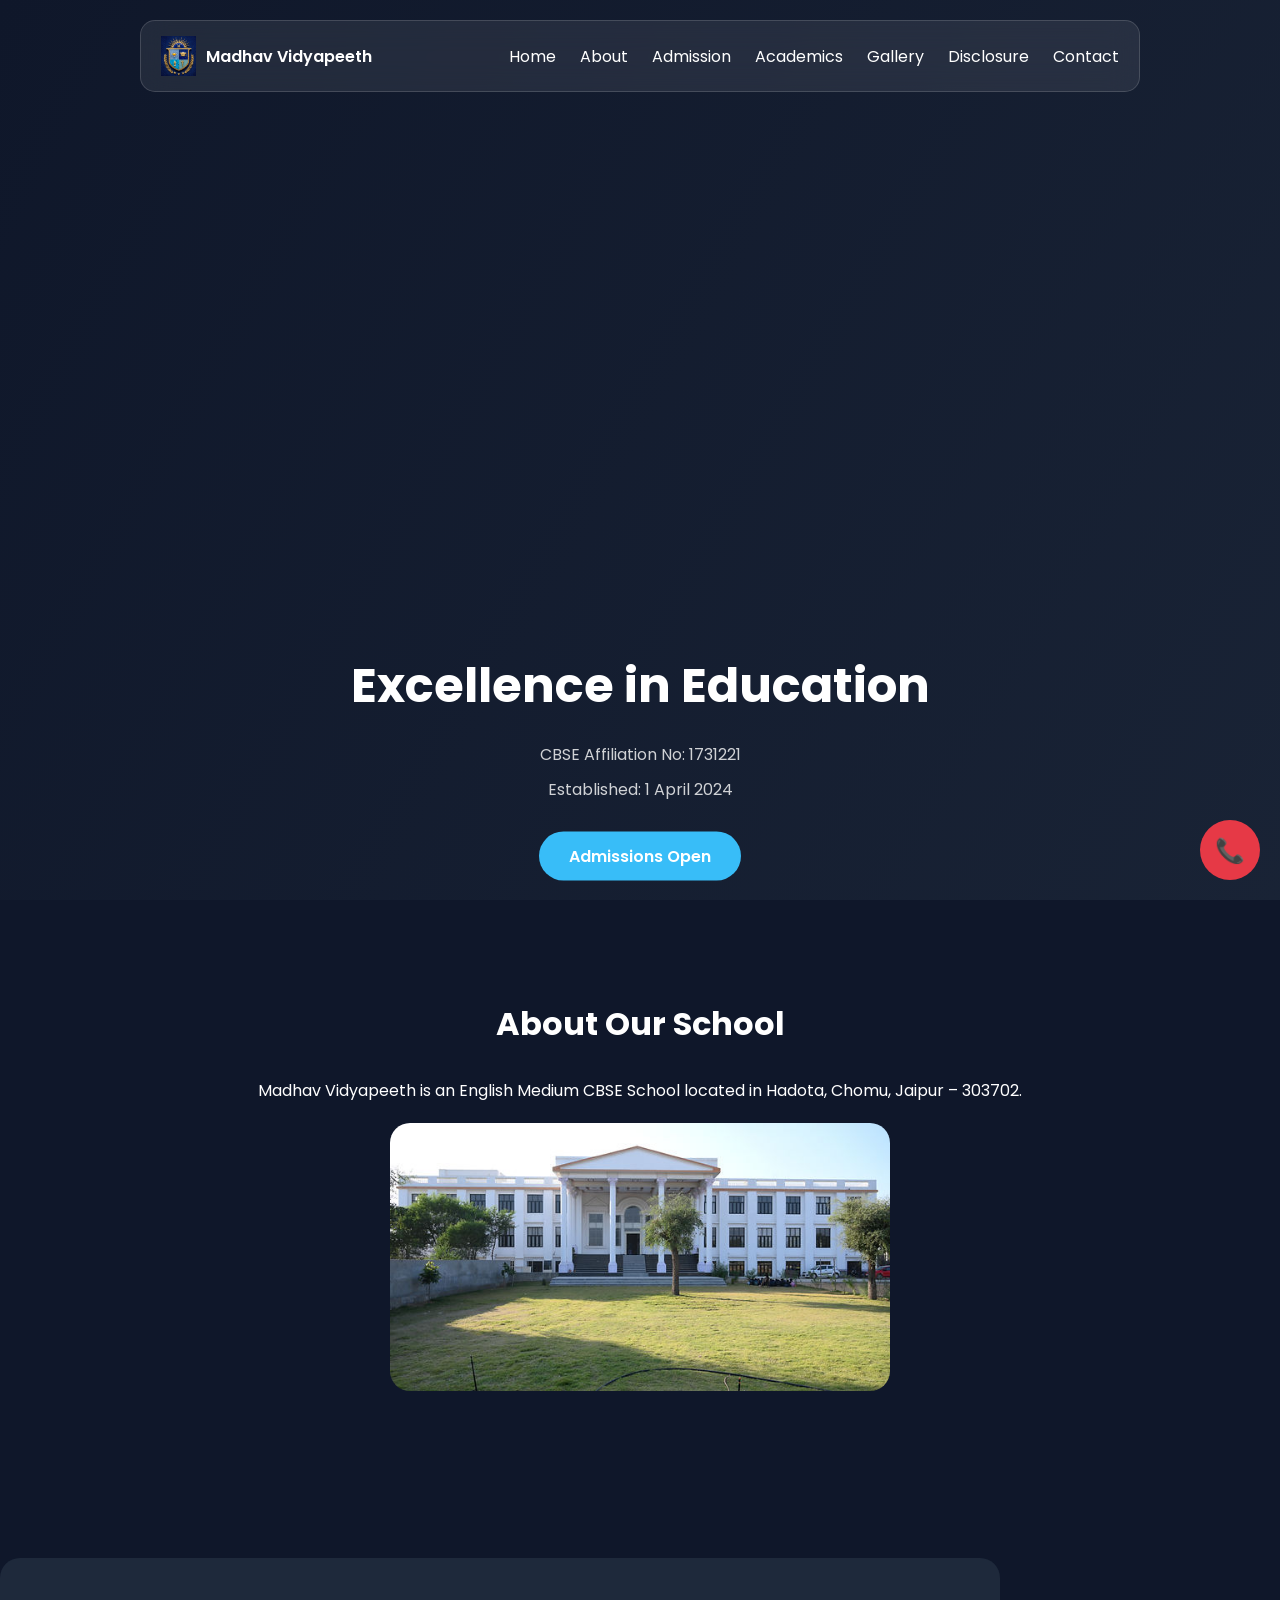
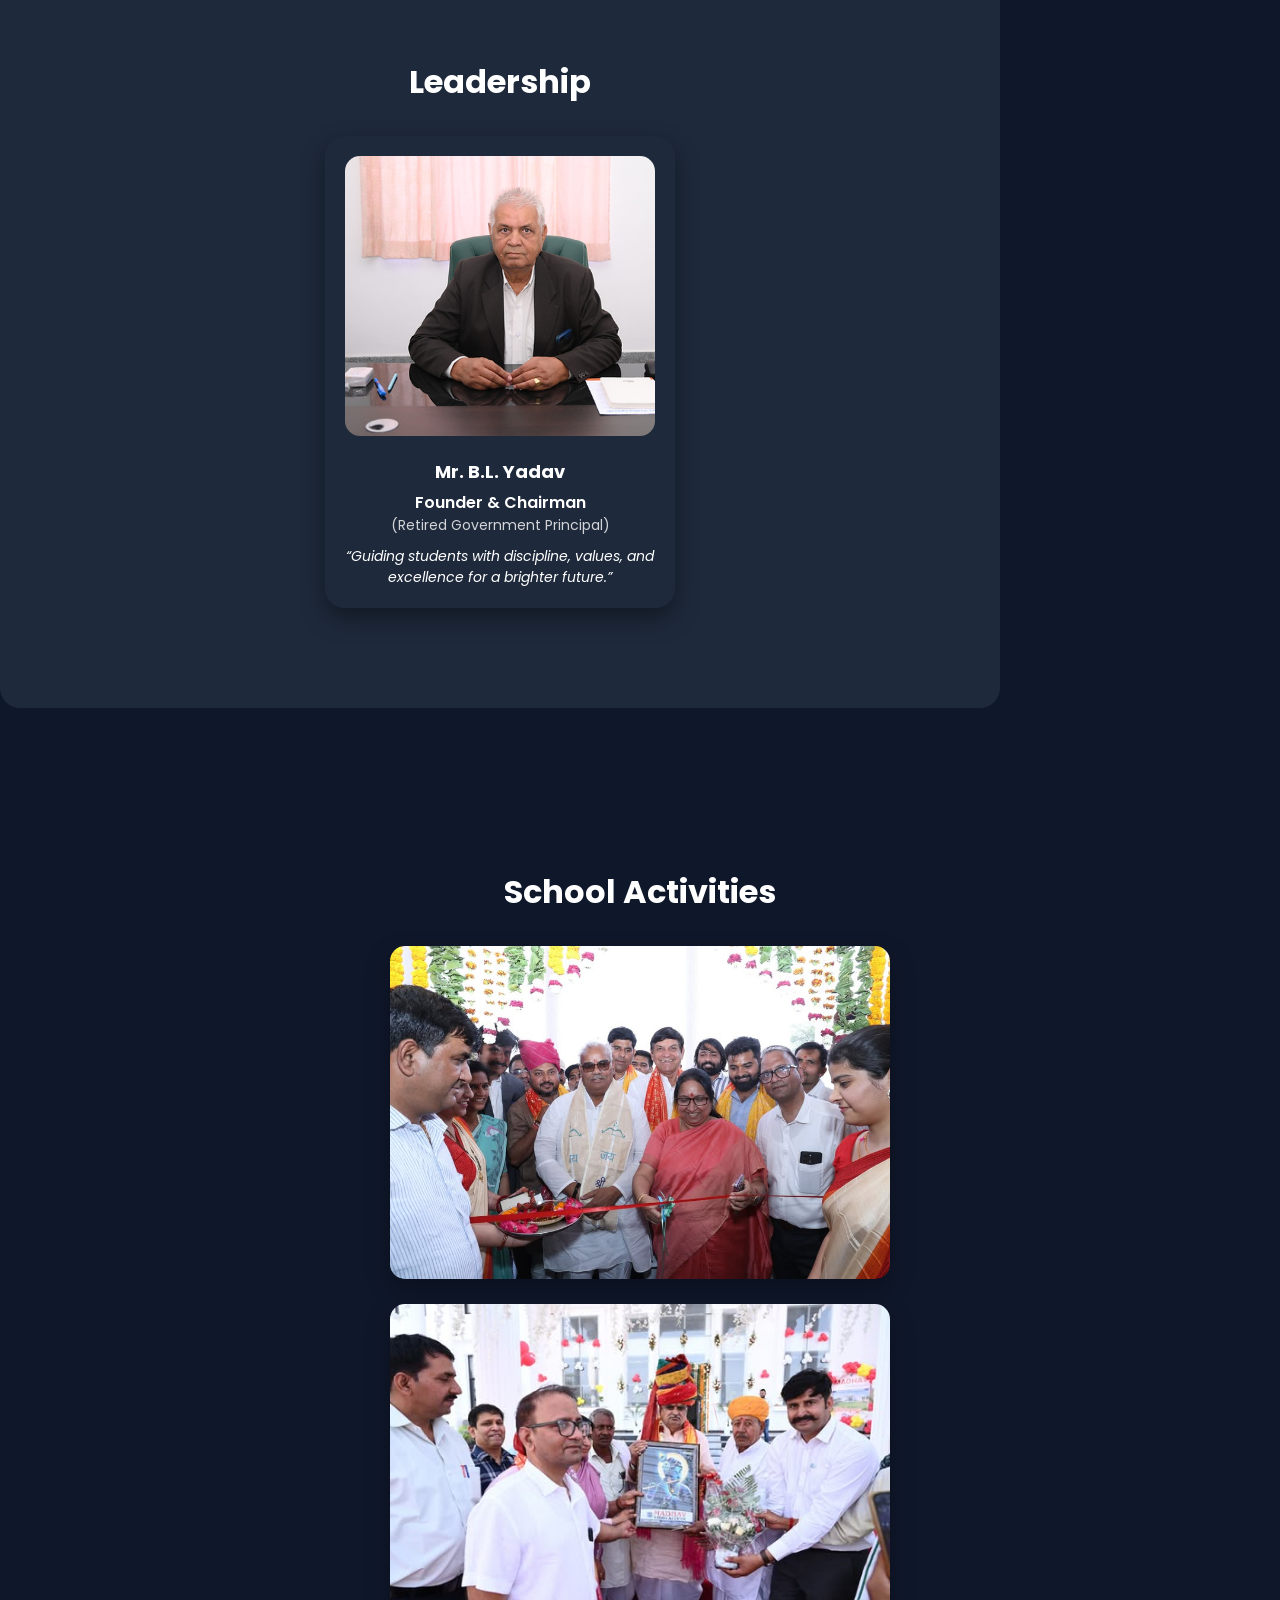
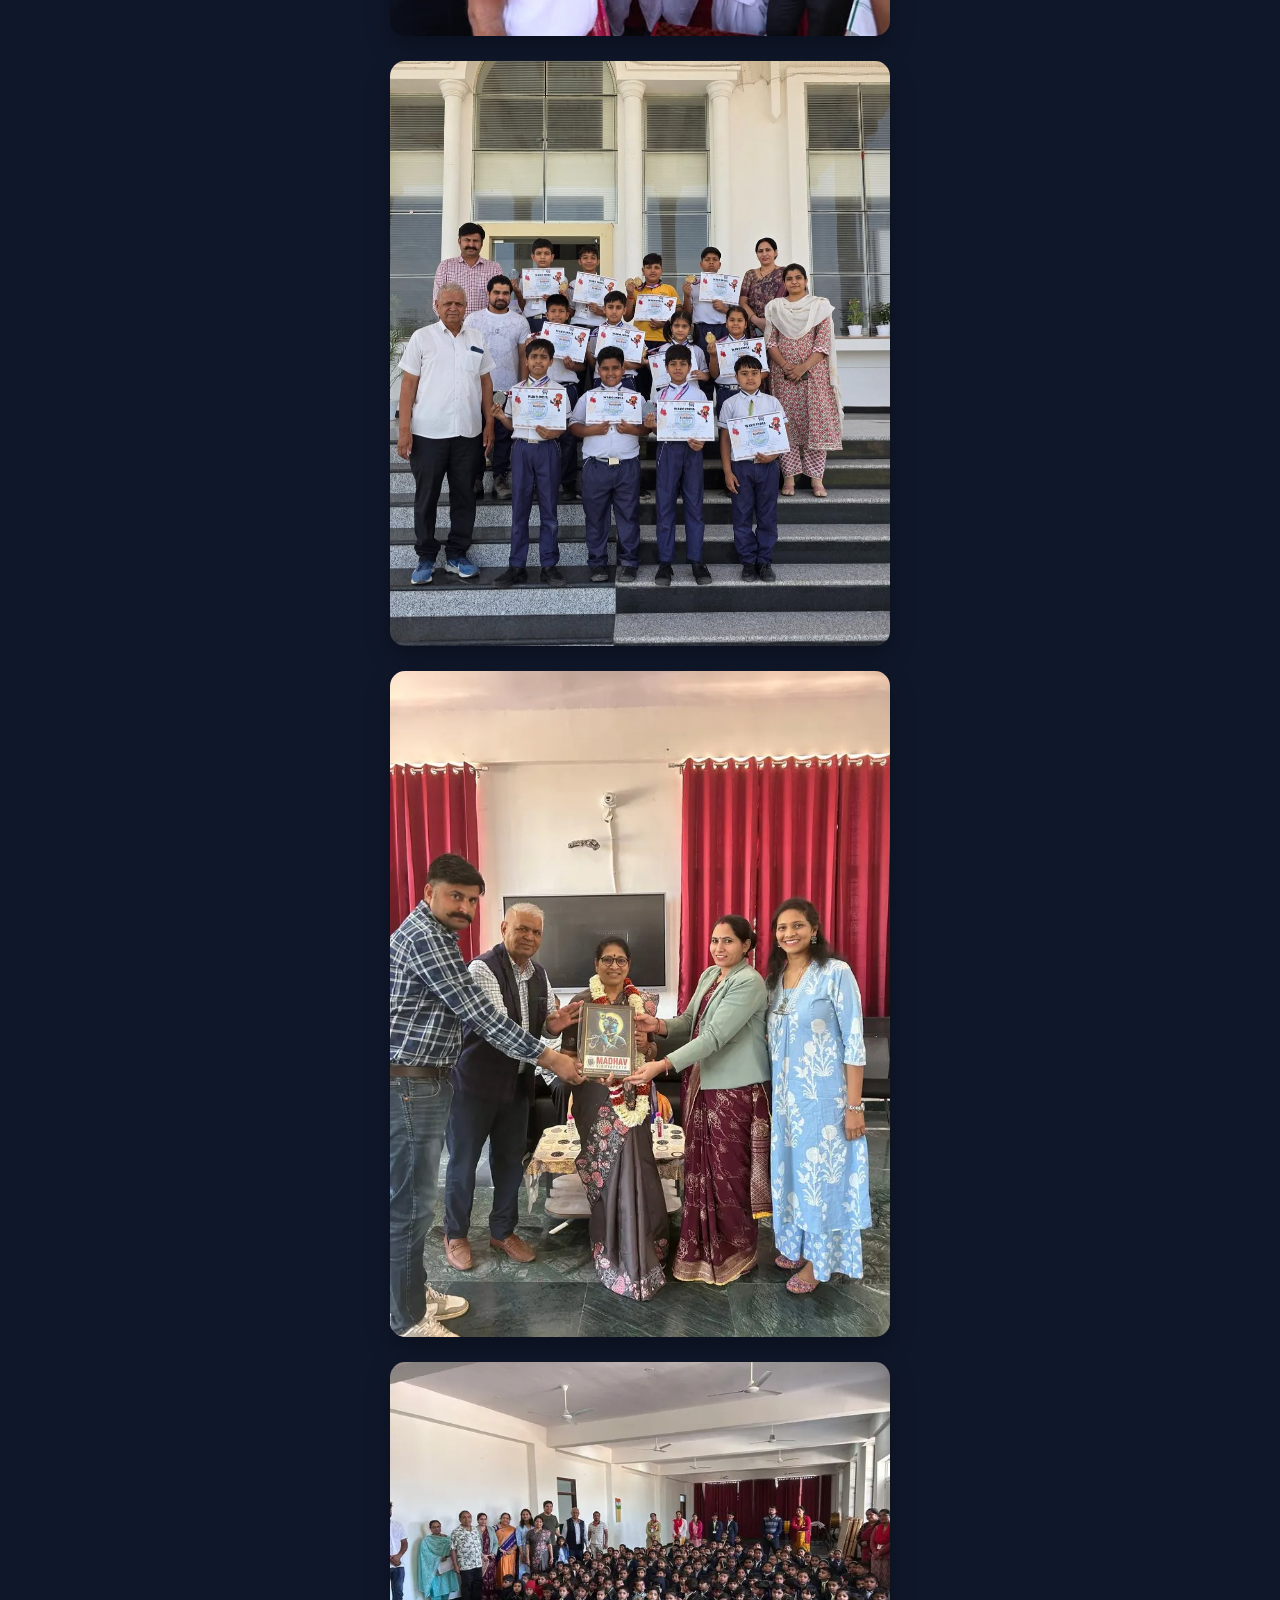
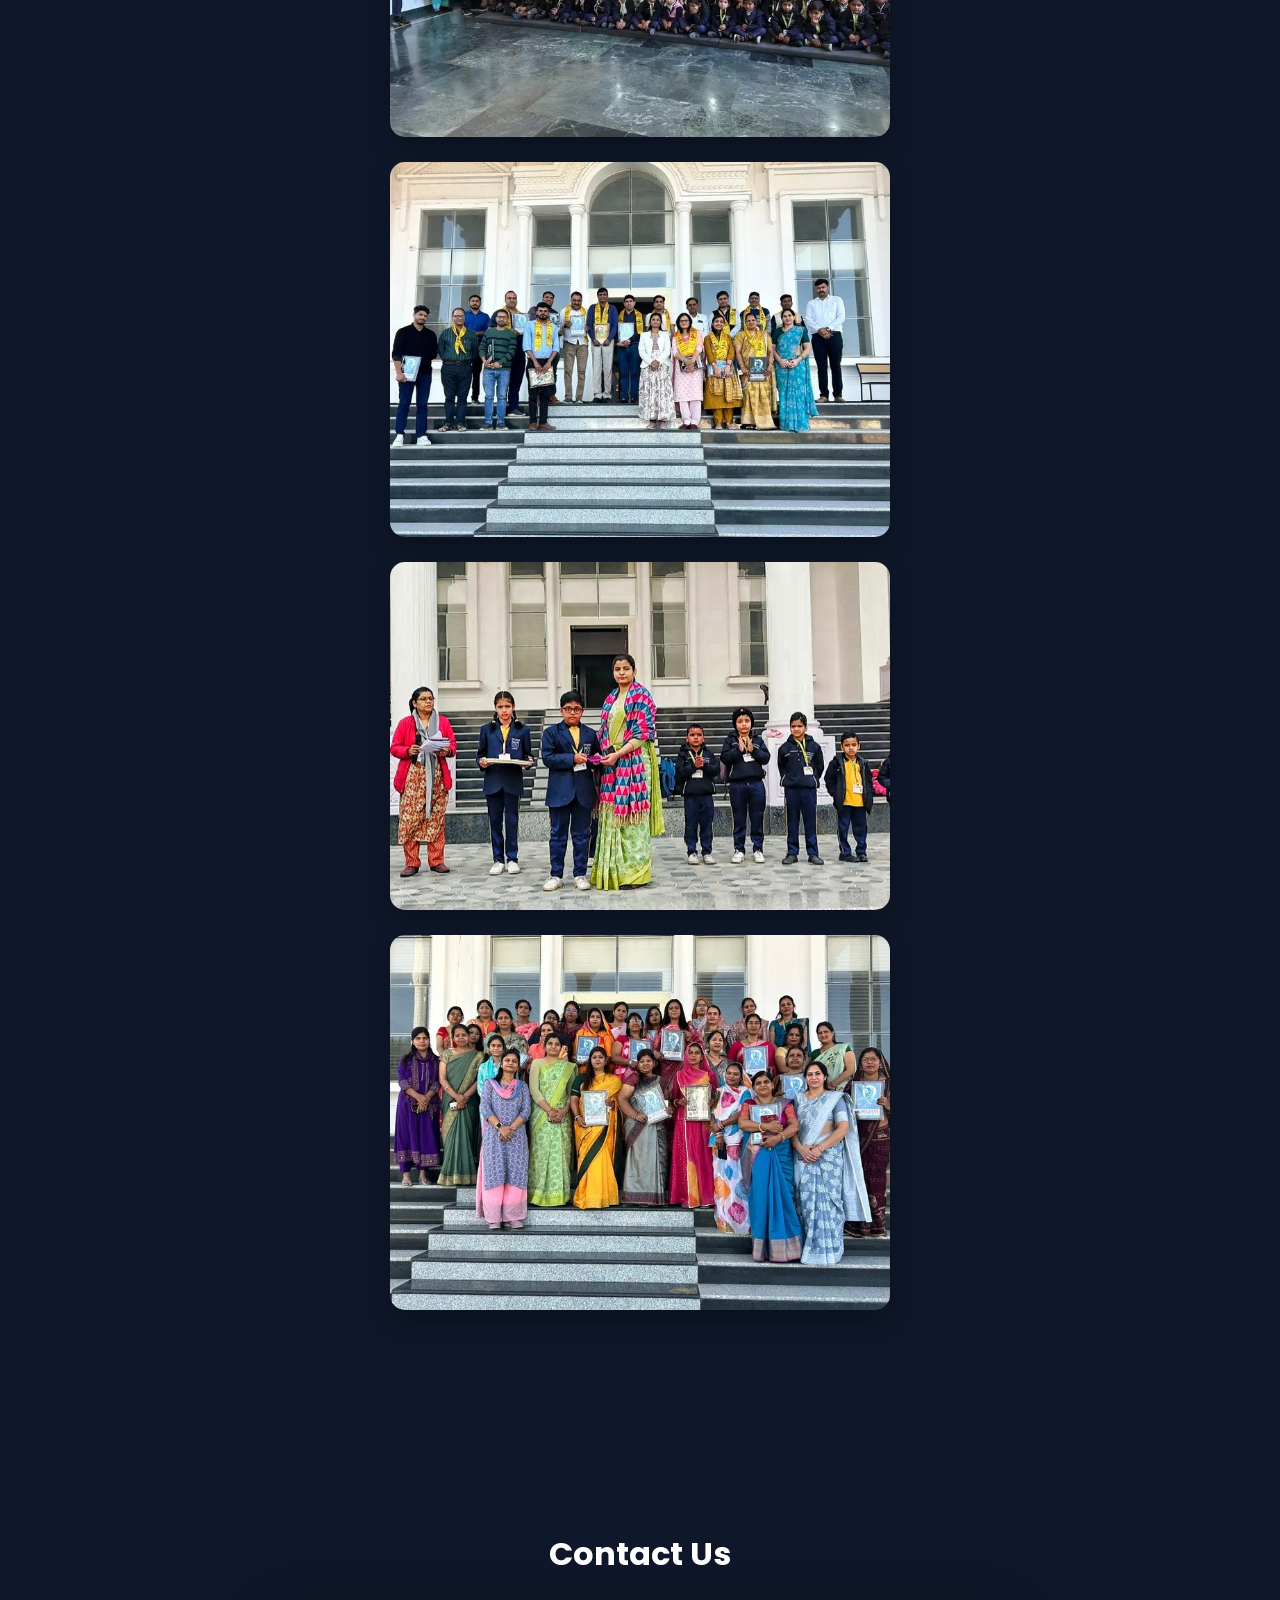
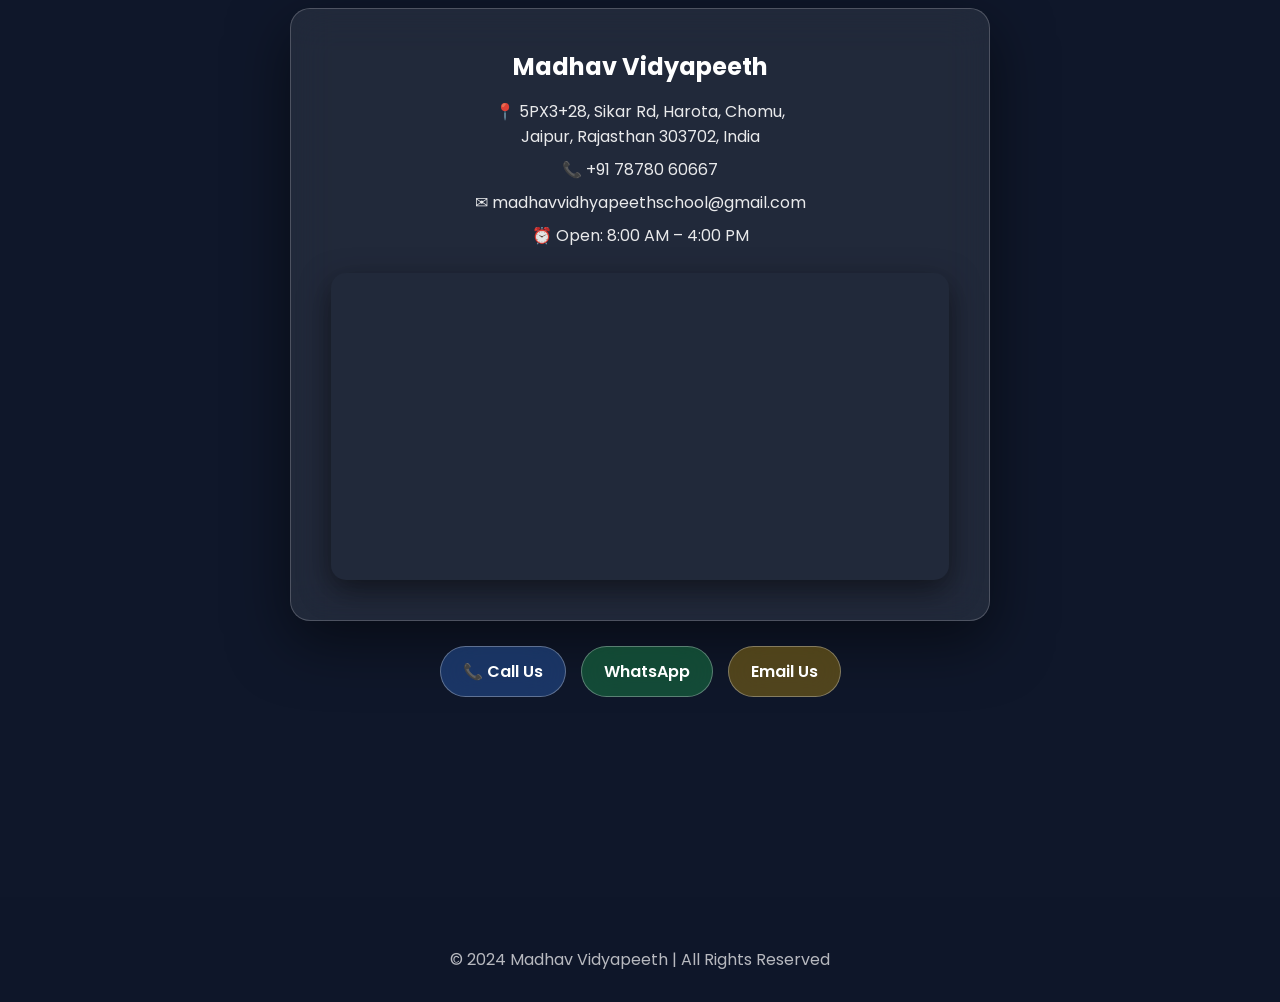
<file: index.html>
<!DOCTYPE html>
<html lang="en">

<head>
<meta charset="UTF-8">
<meta name="viewport" content="width=device-width, initial-scale=1.0">

<meta name="google-site-verification" content="hVc0s6OAK-CXYpEXoYTe5jgxIYupk3dPsjPDaU1yS2w" />

<title>Madhav Vidyapeeth - CBSE School in Chomu Jaipur</title>
<link rel="icon" type="image/png" href="assets/favicon.png">
<meta name="description" content="Madhav Vidyapeeth is a CBSE School in Chomu Jaipur Rajasthan offering quality education from Nursery to VIII.">

<meta name="keywords" content="Madhav Vidyapeeth, CBSE School Chomu, School in Harota, Best School in Chomu Jaipur">

<meta name="author" content="Madhav Vidyapeeth">
<link href="https://fonts.googleapis.com/css2?family=Poppins:wght@300;400;600;700&display=swap" rel="stylesheet">

<link rel="stylesheet" href="style.css">
<meta name="robots" content="noindex, nofollow">
</head>
  
<body>

<!-- Gradient Background -->
<div class="gradient-bg"></div>

<!-- Navbar -->
<nav class="navbar glass">

<div class="logo">
<img src="assets/logo.png" alt="School Logo">
<span>Madhav Vidyapeeth</span>
</div>

<div class="nav-links">

<a href="index.html">Home</a>
<a href="about.html">About</a>
<a href="admission.html">Admission</a>
<a href="academics.html">Academics</a>
<a href="gallery.html">Gallery</a>
<a href="disclosure.html">Disclosure</a>
<a href="contact.html">Contact</a>

</div>

</nav>

<!-- Hero Section -->

<section class="hero">

<video autoplay muted loop playsinline class="hero-bg-video">
<source src="assets/drone.mp4" type="video/mp4">
</video>

<div class="hero-overlay">

<h1>Excellence in Education</h1>

<p>CBSE Affiliation No: 1731221</p>

<p>Established: 1 April 2024</p>

<a href="#contact" class="btn">Admissions Open</a>

</div>

</section>

<!-- About Section -->

<section id="about" class="section">

<h2>About Our School</h2>

<p>
Madhav Vidyapeeth is an English Medium CBSE School located in
Hadota, Chomu, Jaipur – 303702.
</p>

<img src="assets/school.jpg" class="section-img">

</section>

<!-- Director Section -->

<section id="director" class="section light">

<h2>Leadership</h2>

<div class="leader-card">

<img src="assets/director.jpg" alt="Mr. B.L. Yadav">

<h3>Mr. B.L. Yadav</h3>

<p class="role">Founder & Chairman</p>

<p class="sub-role">(Retired Government Principal)</p>

<p class="vision">
“Guiding students with discipline, values, and excellence for a brighter future.”
</p>

</div>

</section>

<!-- Gallery Section -->

<section id="gallery" class="section">

<h2>School Activities</h2>

<div class="gallery-grid">

<img src="./assets/event1.jpg" alt="Event 1">

<img src="./assets/event2.jpg" alt="Event 2">

<img src="./assets/achievement.jpg" alt="Achievement">
  
<img src="./assets/event3.jpg" alt="School Activity">
  
<img src="./assets/event4.jpg" alt="School Activity">
  
<img src="./assets/event5.jpg" alt="School Activity">
  
<img src="./assets/event6.jpg" alt="School Activity">
  
<img src="./assets/event7.jpg" alt="School Activity">
  
</div>

</section>

<!-- Contact Section -->

<section id="contact" class="contact-section">

<h2 class="contact-title">Contact Us</h2>

<div class="contact-card">

<h3>Madhav Vidyapeeth</h3>

<p>
📍 5PX3+28, Sikar Rd, Harota, Chomu,<br>
Jaipur, Rajasthan 303702, India
</p>

<p>📞 +91 78780 60667</p>

<p>✉ madhavvidhyapeethschool@gmail.com</p>

<p>⏰ Open: 8:00 AM – 4:00 PM</p>

<div class="map-container">

<a href="https://maps.app.goo.gl/bBVPJJXt6JwgnkrG7" target="_blank">

<iframe
src="https://www.google.com/maps?q=Madhav%20Vidyapeeth%20Chomu%20Jaipur&output=embed"
width="100%"
height="300"
style="border:0;"
loading="lazy">
</iframe>

</a>

</div>

</div>

<div class="contact-buttons">

<a href="tel:+917878060667" class="contact-btn call-btn">📞 Call Us</a>

<a href="https://wa.me/917878060667" target="_blank" class="contact-btn whatsapp-btn">
WhatsApp
</a>

<a href="mailto:madhavvidhyapeethschool@gmail.com" class="contact-btn email-btn">
Email Us
</a>

</div>

</div>

</section>

<!-- Floating Contact Button -->

<div class="floating-contact">

<div class="contact-toggle" onclick="toggleContact()">
📞
</div>

<div class="contact-options" id="contactOptions">

<a href="https://wa.me/917878060667" target="_blank">WhatsApp</a>

<a href="https://www.instagram.com/madhav.vidhyapeeth" target="_blank">Instagram</a>

<a href="https://www.facebook.com/profile.php?id=6156618945373" target="_blank">Facebook</a>

<a href="tel:+917878060667">Call</a>

</div>

</div>

<!-- Footer -->

<footer class="footer">

<p style="margin-top:20px;text-align:center;">

© 2024 Madhav Vidyapeeth | All Rights Reserved

</p>

</div>

</footer>

<style>

.floating-contact{
position:fixed;
bottom:20px;
right:20px;
z-index:999;
}

.contact-toggle{
width:60px;
height:60px;
background:#e63946;
color:white;
border-radius:50%;
display:flex;
justify-content:center;
align-items:center;
font-size:24px;
cursor:pointer;
}

.contact-options{
display:none;
flex-direction:column;
margin-bottom:10px;
}

.contact-options a{
background:#1d3557;
color:white;
text-decoration:none;
padding:8px 12px;
margin:4px 0;
border-radius:8px;
font-size:14px;
}

</style>

<script>

function toggleContact(){

const box=document.getElementById("contactOptions");

box.style.display=box.style.display==="flex"?"none":"flex";

}

</script>

</body>

</html>
</file>
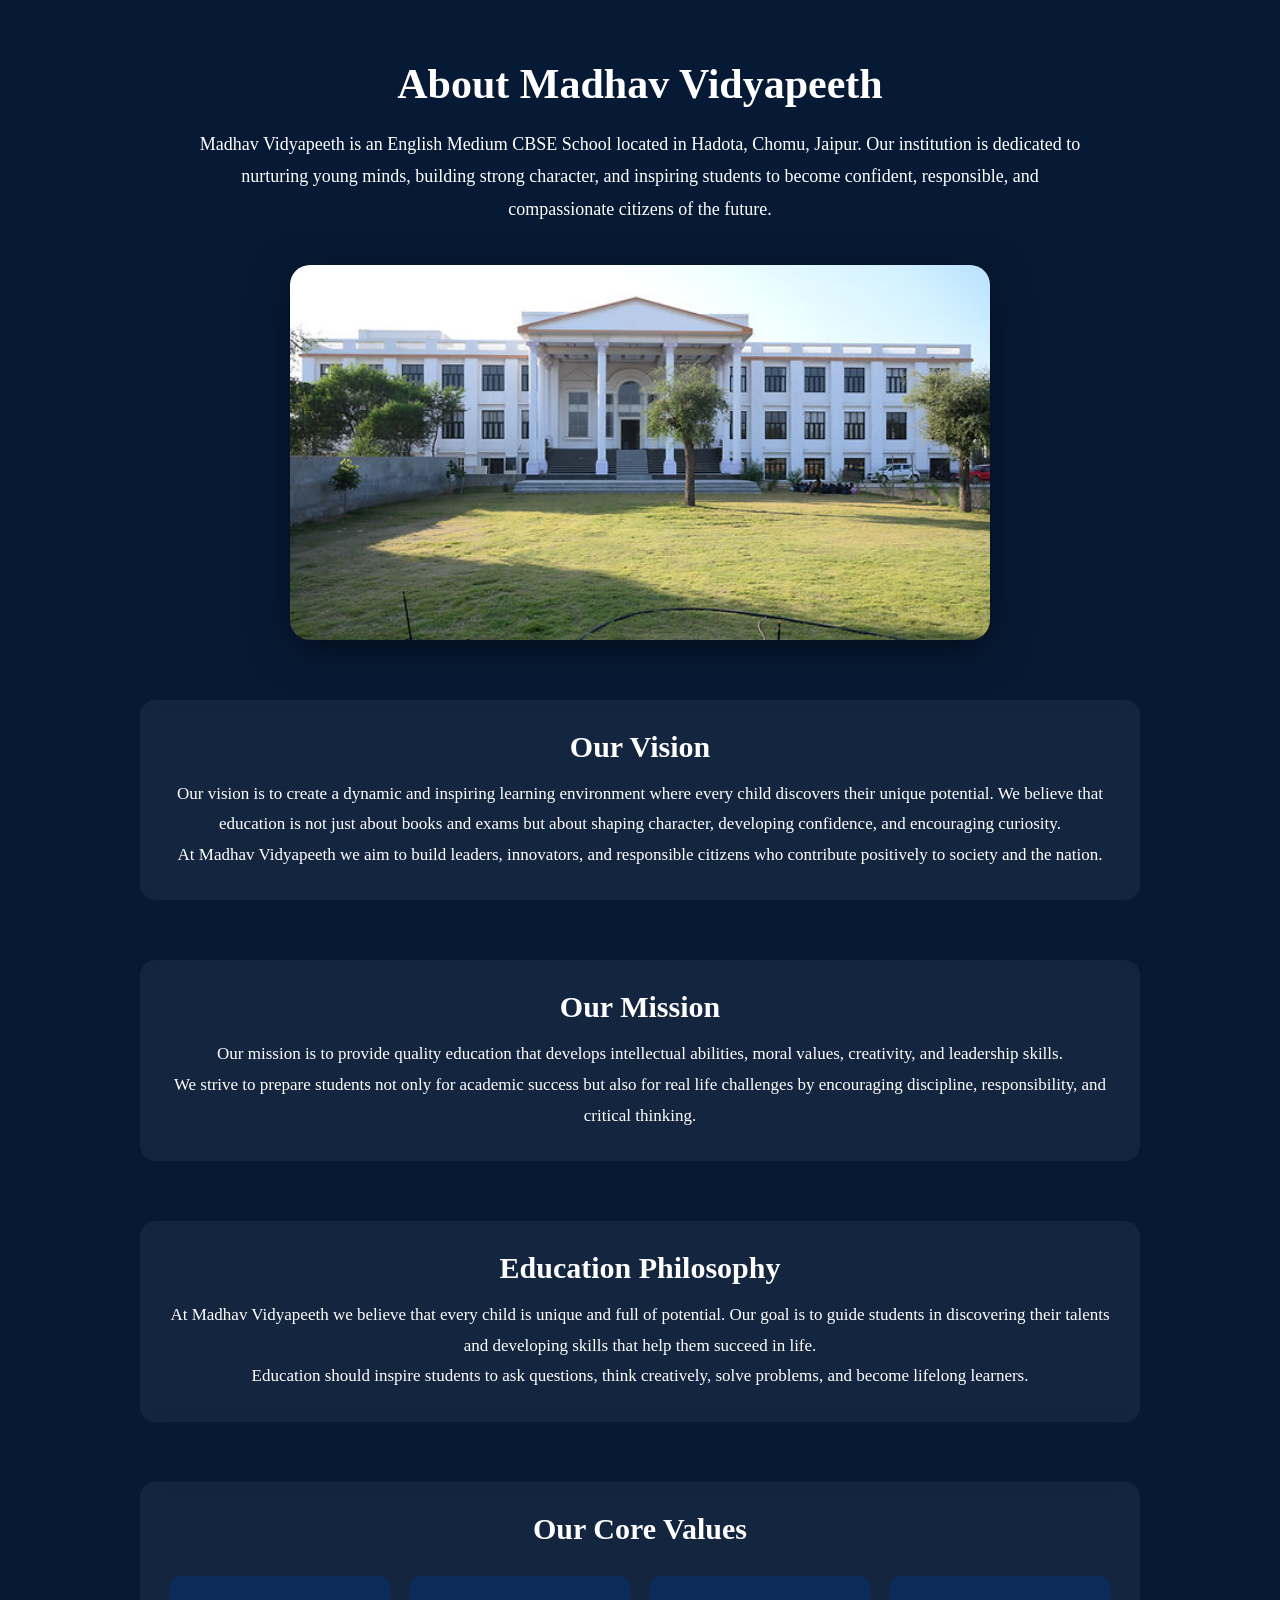
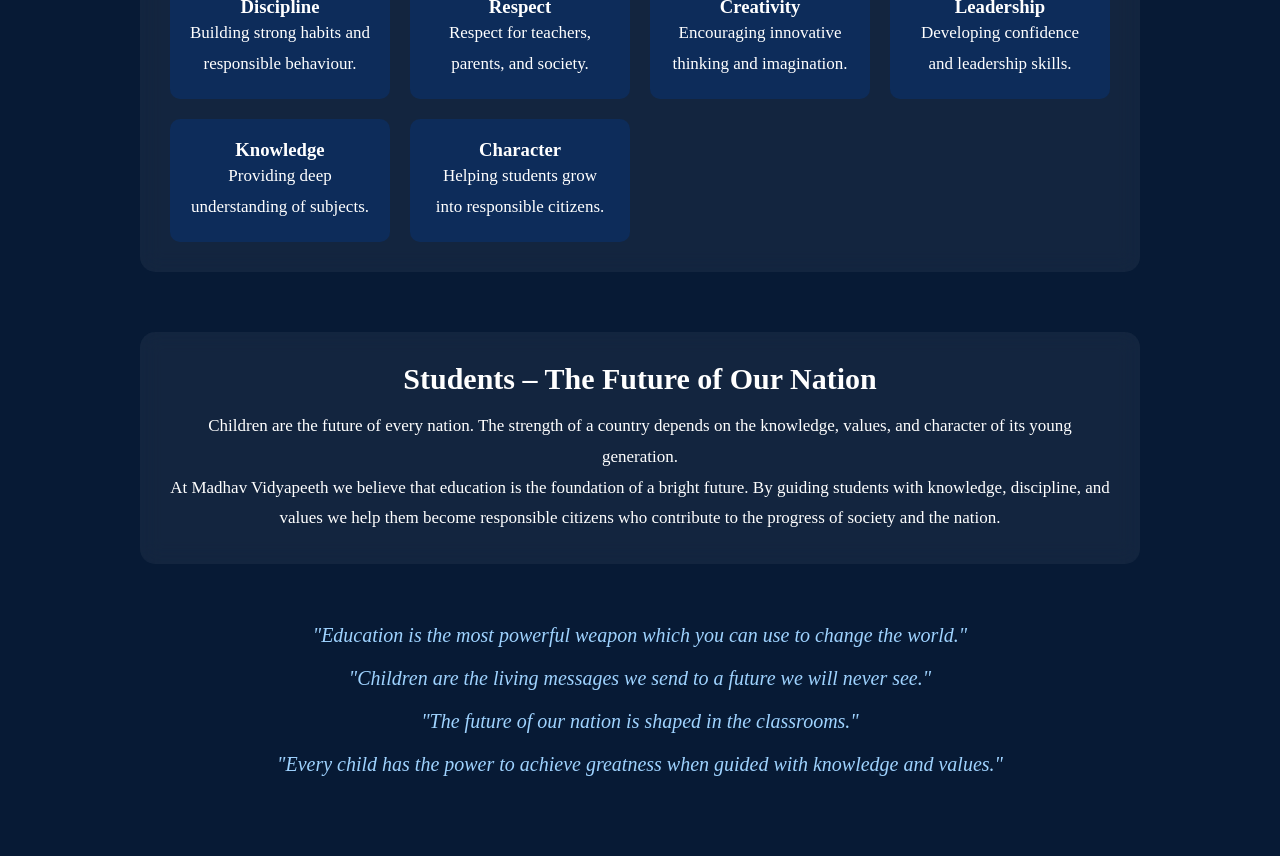
<file: about.html>
<!D
<!DOCTYPE html>
<html lang="en">

<head>
<meta charset="UTF-8">
<meta name="viewport" content="width=device-width, initial-scale=1.0">

<title>About Madhav Vidyapeeth</title>

<link rel="stylesheet" href="style.css">

<style>

body{
font-family:Poppins;
background:#071a35;
color:white;
margin:0;
}

.about-container{
max-width:1200px;
margin:auto;
padding:60px 20px;
}

.about-title{
text-align:center;
font-size:42px;
margin-bottom:20px;
animation:fadeDown 1s ease;
}

.about-intro{
text-align:center;
font-size:18px;
line-height:1.8;
max-width:900px;
margin:auto;
margin-bottom:40px;
}

.school-img{
display:block;
margin:auto;
width:90%;
max-width:700px;
border-radius:20px;
box-shadow:0 10px 40px rgba(0,0,0,0.5);
margin-bottom:60px;
animation:zoom 1.5s ease;
}

.section{
margin-bottom:60px;
padding:30px;
border-radius:15px;
background:rgba(255,255,255,0.05);
backdrop-filter:blur(10px);
transition:0.3s;
}

.section:hover{
transform:scale(1.02);
}

.section h2{
font-size:30px;
margin-bottom:15px;
}

.section p{
font-size:17px;
line-height:1.8;
}

.values-grid{
display:grid;
grid-template-columns:repeat(auto-fit,minmax(200px,1fr));
gap:20px;
margin-top:30px;
}

.value-card{
background:#0d2c5a;
padding:20px;
border-radius:10px;
text-align:center;
transition:0.3s;
}

.value-card:hover{
transform:translateY(-8px);
background:#154a90;
}

.quote-section{
text-align:center;
margin-top:50px;
font-style:italic;
font-size:20px;
color:#9fd3ff;
}

.quote{
margin:20px 0;
}

@keyframes fadeDown{
from{opacity:0;transform:translateY(-20px)}
to{opacity:1;transform:translateY(0)}
}

@keyframes zoom{
from{opacity:0;transform:scale(0.8)}
to{opacity:1;transform:scale(1)}
}

</style>

</head>

<body>

<div class="about-container">

<h1 class="about-title">About Madhav Vidyapeeth</h1>

<p class="about-intro">
Madhav Vidyapeeth is an English Medium CBSE School located in Hadota,
Chomu, Jaipur. Our institution is dedicated to nurturing young minds,
building strong character, and inspiring students to become confident,
responsible, and compassionate citizens of the future.
</p>

<img src="assets/school.jpg" class="school-img">

<div class="section">

<h2>Our Vision</h2>

<p>
Our vision is to create a dynamic and inspiring learning environment where
every child discovers their unique potential. We believe that education is
not just about books and exams but about shaping character, developing
confidence, and encouraging curiosity.
</p>

<p>
At Madhav Vidyapeeth we aim to build leaders, innovators, and responsible
citizens who contribute positively to society and the nation.
</p>

</div>

<div class="section">

<h2>Our Mission</h2>

<p>
Our mission is to provide quality education that develops intellectual
abilities, moral values, creativity, and leadership skills.
</p>

<p>
We strive to prepare students not only for academic success but also for
real life challenges by encouraging discipline, responsibility, and
critical thinking.
</p>

</div>

<div class="section">

<h2>Education Philosophy</h2>

<p>
At Madhav Vidyapeeth we believe that every child is unique and full of
potential. Our goal is to guide students in discovering their talents
and developing skills that help them succeed in life.
</p>

<p>
Education should inspire students to ask questions, think creatively,
solve problems, and become lifelong learners.
</p>

</div>

<div class="section">

<h2>Our Core Values</h2>

<div class="values-grid">

<div class="value-card">
<h3>Discipline</h3>
<p>Building strong habits and responsible behaviour.</p>
</div>

<div class="value-card">
<h3>Respect</h3>
<p>Respect for teachers, parents, and society.</p>
</div>

<div class="value-card">
<h3>Creativity</h3>
<p>Encouraging innovative thinking and imagination.</p>
</div>

<div class="value-card">
<h3>Leadership</h3>
<p>Developing confidence and leadership skills.</p>
</div>

<div class="value-card">
<h3>Knowledge</h3>
<p>Providing deep understanding of subjects.</p>
</div>

<div class="value-card">
<h3>Character</h3>
<p>Helping students grow into responsible citizens.</p>
</div>

</div>

</div>

<div class="section">

<h2>Students – The Future of Our Nation</h2>

<p>
Children are the future of every nation. The strength of a country depends
on the knowledge, values, and character of its young generation.
</p>

<p>
At Madhav Vidyapeeth we believe that education is the foundation of a
bright future. By guiding students with knowledge, discipline, and
values we help them become responsible citizens who contribute to the
progress of society and the nation.
</p>

</div>

<div class="quote-section">

<div class="quote">
"Education is the most powerful weapon which you can use to change the world."
</div>

<div class="quote">
"Children are the living messages we send to a future we will never see."
</div>

<div class="quote">
"The future of our nation is shaped in the classrooms."
</div>

<div class="quote">
"Every child has the power to achieve greatness when guided with knowledge and values."
</div>

</div>

</div>

</body>

</html>
</file>
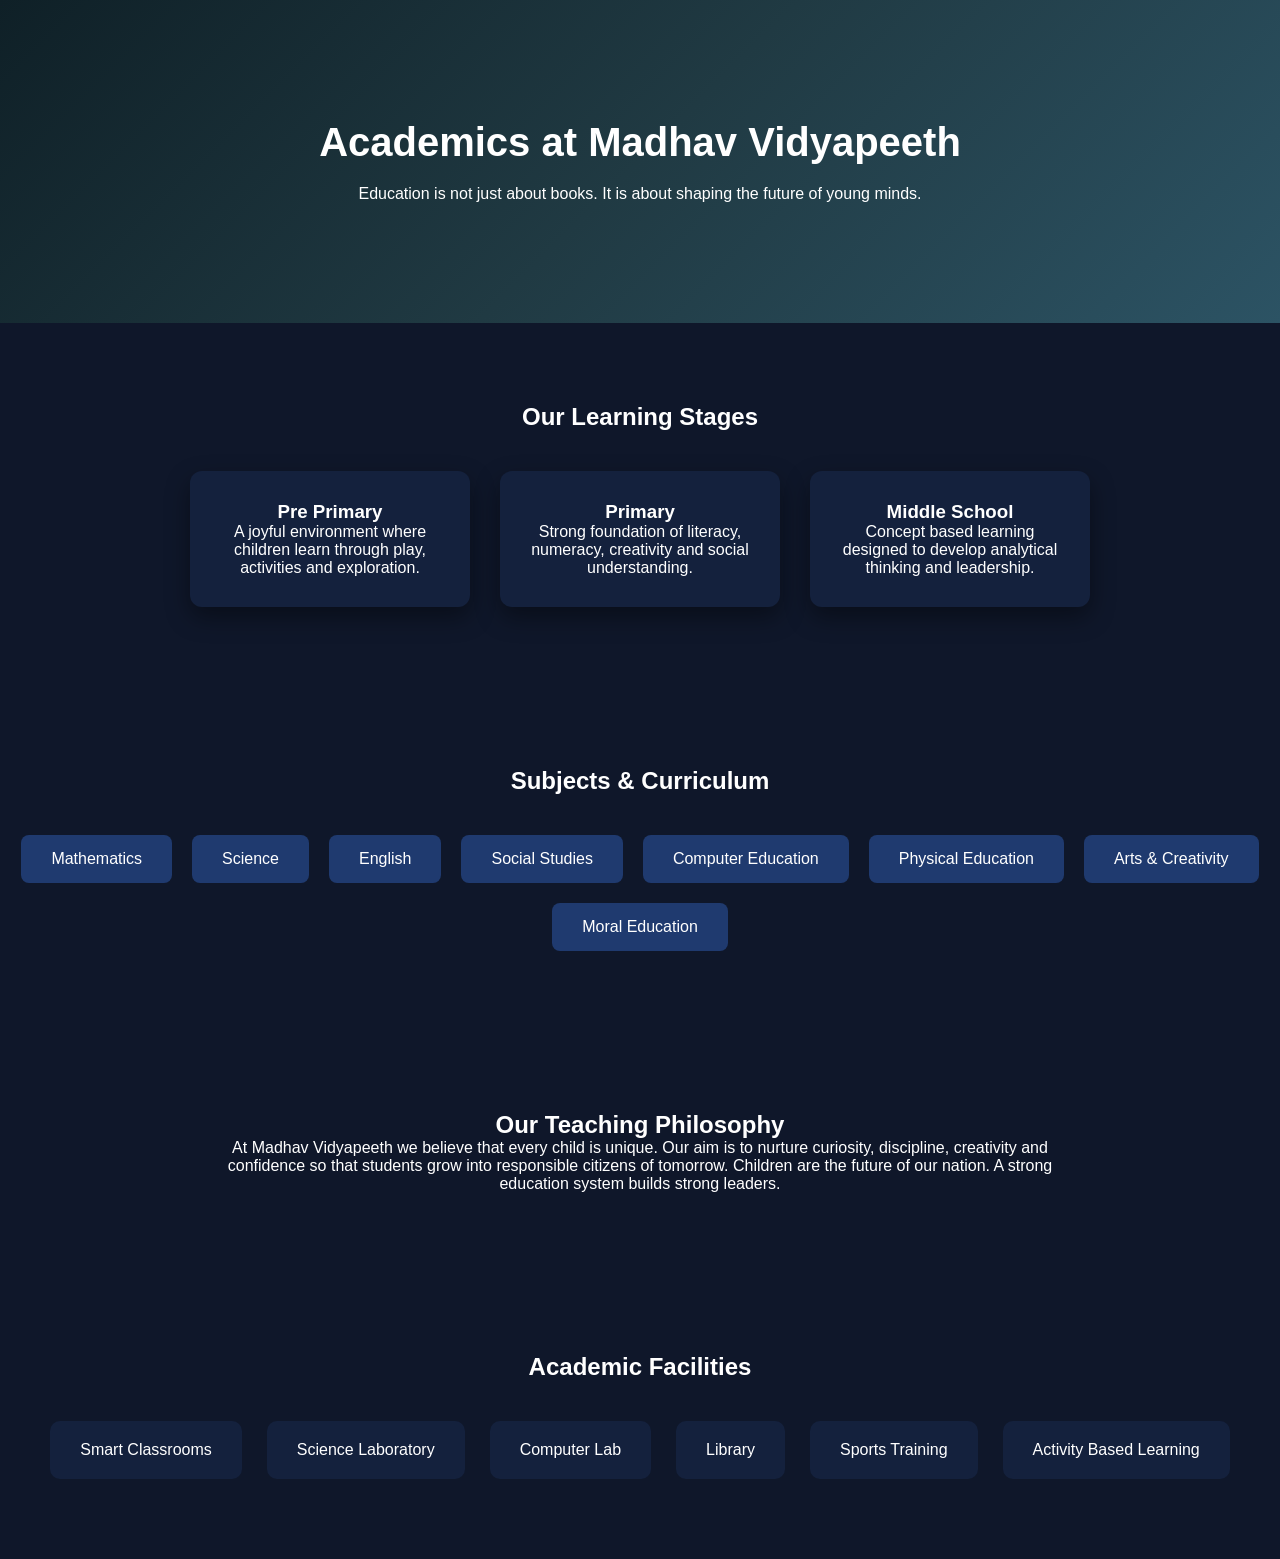
<file: academics.html>
<!DOCTYPE html>
<html lang="en">

<head>

<meta charset="UTF-8">
<meta name="viewport" content="width=device-width, initial-scale=1.0">

<title>Academics | Madhav Vidyapeeth</title>

<link rel="stylesheet" href="style.css">

</head>

<body>


<!-- HERO SECTION -->

<section class="academic-hero">

<h1>Academics at Madhav Vidyapeeth</h1>

<p>
Education is not just about books.  
It is about shaping the future of young minds.
</p>

</section>



<!-- LEVELS SECTION -->

<section class="academic-levels">

<h2>Our Learning Stages</h2>

<div class="level-grid">

<div class="level-card">

<h3>Pre Primary</h3>

<p>
A joyful environment where children learn through play,
activities and exploration.
</p>

</div>


<div class="level-card">

<h3>Primary</h3>

<p>
Strong foundation of literacy, numeracy, creativity and
social understanding.
</p>

</div>


<div class="level-card">

<h3>Middle School</h3>

<p>
Concept based learning designed to develop analytical
thinking and leadership.
</p>

</div>

</div>

</section>



<!-- SUBJECTS SECTION -->

<section class="subjects">

<h2>Subjects & Curriculum</h2>

<div class="subject-grid">

<div class="subject-card">Mathematics</div>
<div class="subject-card">Science</div>
<div class="subject-card">English</div>
<div class="subject-card">Social Studies</div>
<div class="subject-card">Computer Education</div>
<div class="subject-card">Physical Education</div>
<div class="subject-card">Arts & Creativity</div>
<div class="subject-card">Moral Education</div>

</div>

</section>



<!-- PHILOSOPHY -->

<section class="learning-philosophy">

<h2>Our Teaching Philosophy</h2>

<p>

At Madhav Vidyapeeth we believe that every child is unique.
Our aim is to nurture curiosity, discipline, creativity and
confidence so that students grow into responsible citizens
of tomorrow.

Children are the future of our nation.  
A strong education system builds strong leaders.

</p>

</section>



<!-- FACILITIES -->

<section class="academic-facilities">

<h2>Academic Facilities</h2>

<div class="facility-grid">

<div class="facility-card">Smart Classrooms</div>

<div class="facility-card">Science Laboratory</div>

<div class="facility-card">Computer Lab</div>

<div class="facility-card">Library</div>

<div class="facility-card">Sports Training</div>

<div class="facility-card">Activity Based Learning</div>

</div>

</section>



</body>
</html>
</file>
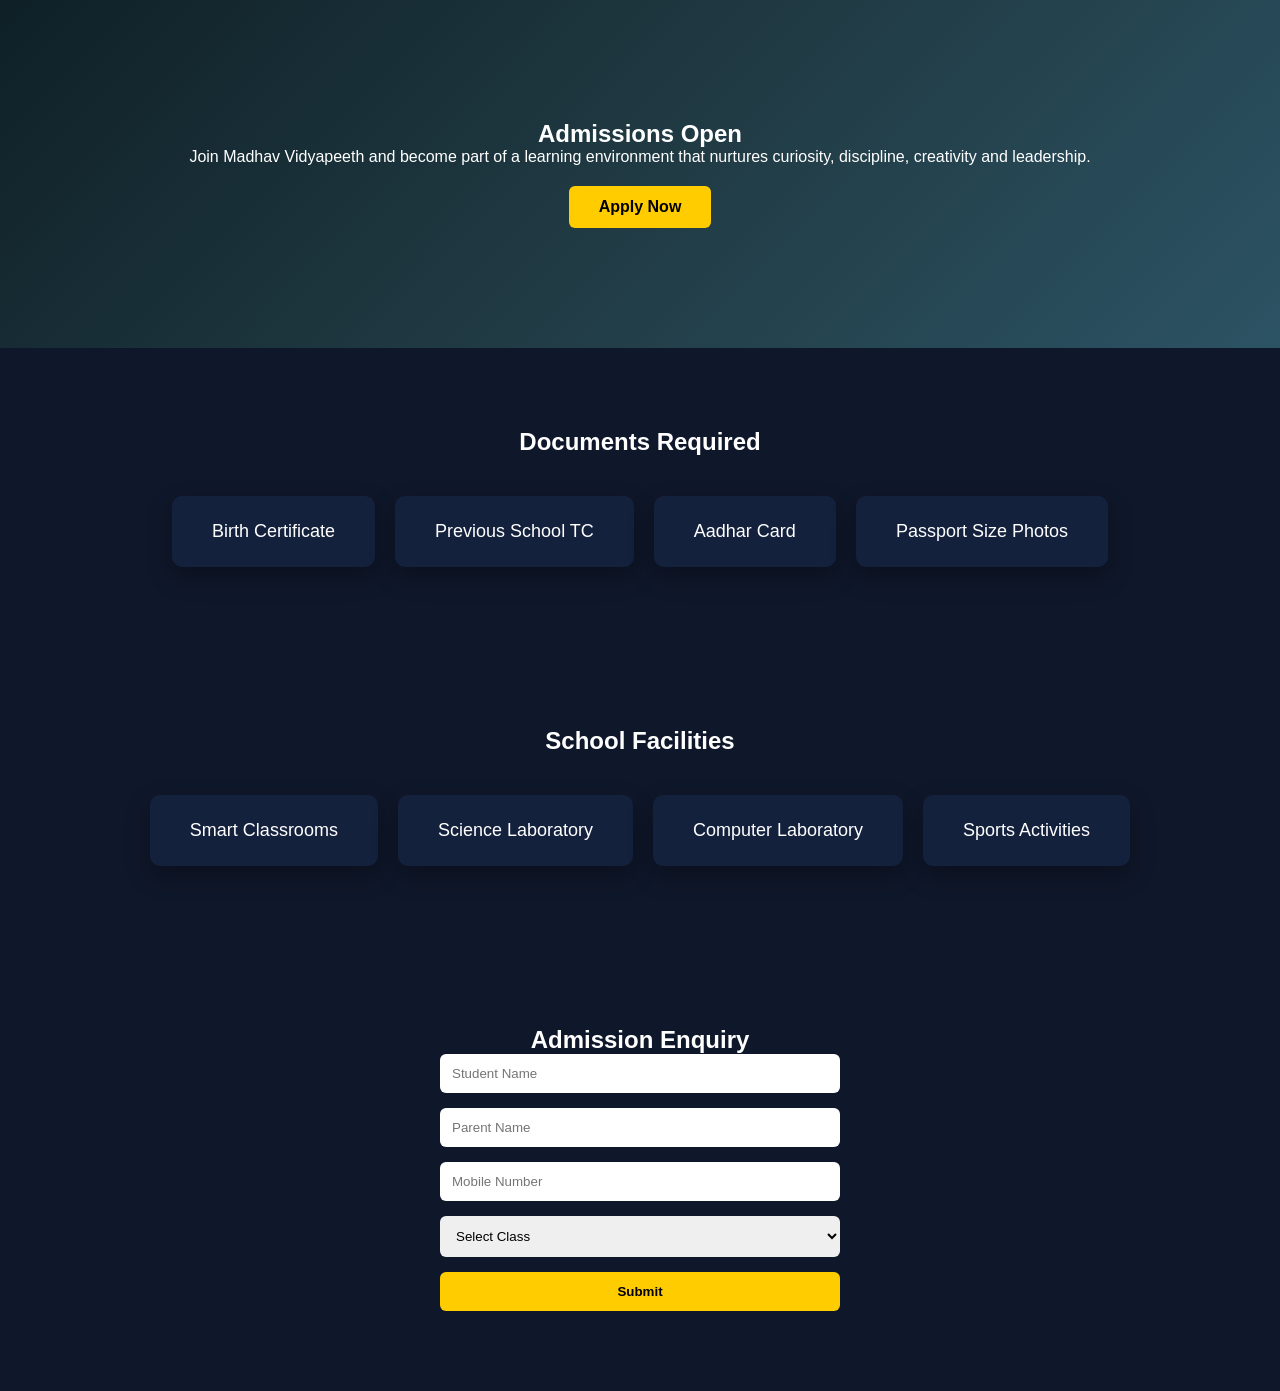
<file: admission.html>
<!DOCTYPE html>
<html lang="en">

<head>
<meta charset="UTF-8">
<meta name="viewport" content="width=device-width, initial-scale=1.0">

<title>Admissions | Madhav Vidyapeeth</title>

<link rel="stylesheet" href="style.css">

</head>

<body>

<section class="admission-hero">

<h1>Admissions Open</h1>

<p>
Join Madhav Vidyapeeth and become part of a learning environment
that nurtures curiosity, discipline, creativity and leadership.
</p>

<a href="#form" class="apply-btn">Apply Now</a>

</section>



<section class="documents">

<h2>Documents Required</h2>

<div class="card-grid">

<div class="card">Birth Certificate</div>
<div class="card">Previous School TC</div>
<div class="card">Aadhar Card</div>
<div class="card">Passport Size Photos</div>

</div>

</section>



<section class="facilities">

<h2>School Facilities</h2>

<div class="card-grid">

<div class="card">Smart Classrooms</div>
<div class="card">Science Laboratory</div>
<div class="card">Computer Laboratory</div>
<div class="card">Sports Activities</div>

</div>

</section>



<section id="form" class="admission-form">

<h2>Admission Enquiry</h2>

<form>

<input type="text" placeholder="Student Name" required>

<input type="text" placeholder="Parent Name" required>

<input type="tel" placeholder="Mobile Number" required>

<select>

<option>Select Class</option>
<option>Pre Primary</option>
<option>Primary</option>
<option>Middle</option>

</select>

<button type="submit">Submit</button>

</form>

</section>


</body>
</html>
</file>
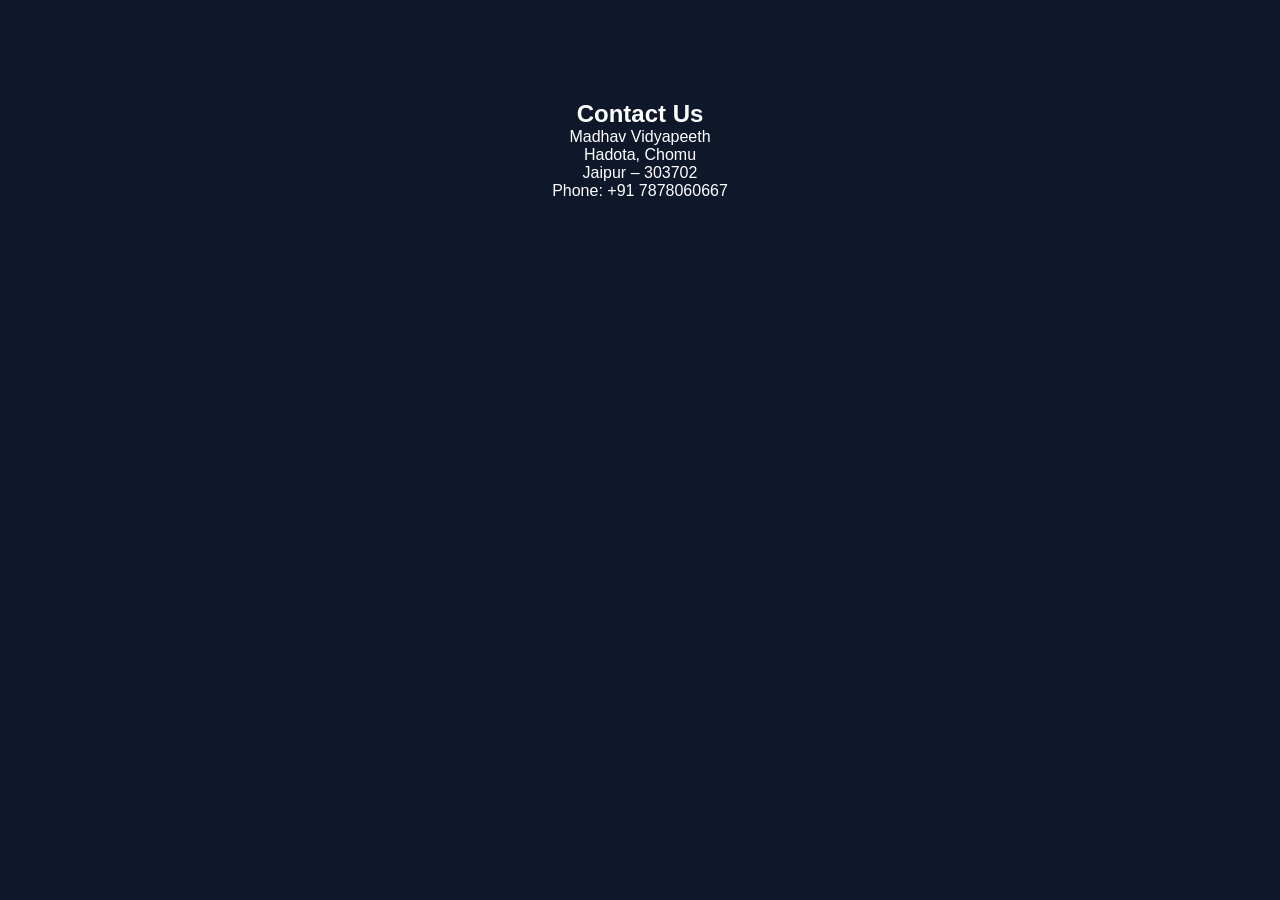
<file: contact.html>
<!DOCTYPE html>
<html>

<head>
<title>Contact - Madhav Vidyapeeth</title>
<link rel="stylesheet" href="style.css">
</head>

<body>

<section class="section">

<h1>Contact Us</h1>

<p>Madhav Vidyapeeth</p>

<p>Hadota, Chomu</p>

<p>Jaipur – 303702</p>

<p>Phone: +91 7878060667</p>

</section>

</body>
</html>
</file>
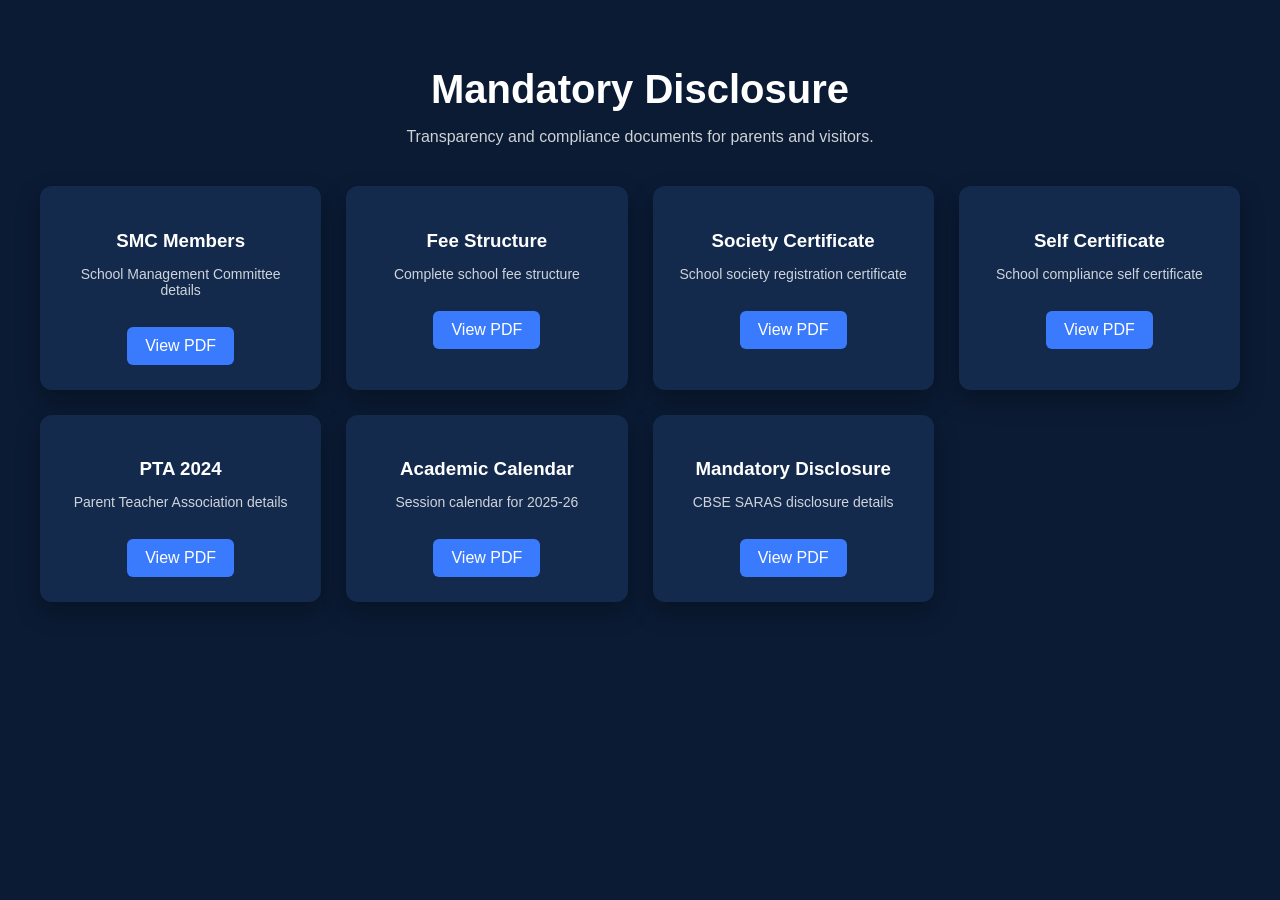
<file: disclosure.html>
<!DOCTYPE html>
<html lang="en">
<head>

<meta charset="UTF-8">
<meta name="viewport" content="width=device-width, initial-scale=1.0">

<title>Mandatory Disclosure | Madhav Vidyapeeth</title>

<style>

body{
margin:0;
font-family:Arial, sans-serif;
background:#0b1b34;
color:white;
}

.container{
max-width:1200px;
margin:auto;
padding:40px 20px;
text-align:center;
}

h1{
font-size:40px;
margin-bottom:10px;
}

.subtitle{
opacity:0.8;
margin-bottom:40px;
}

.grid{
display:grid;
grid-template-columns:repeat(auto-fit,minmax(250px,1fr));
gap:25px;
}

.card{
background:#132a4d;
padding:25px;
border-radius:12px;
transition:0.3s;
box-shadow:0 10px 25px rgba(0,0,0,0.3);
}

.card:hover{
transform:translateY(-8px);
background:#1b3a6b;
}

.card h3{
margin-bottom:10px;
}

.card p{
font-size:14px;
opacity:0.8;
}

.btn{
display:inline-block;
margin-top:15px;
padding:10px 18px;
background:#3a7bfd;
color:white;
text-decoration:none;
border-radius:6px;
transition:0.3s;
}

.btn:hover{
background:#2a5fd4;
}

</style>

</head>

<body>

<div class="container">

<h1>Mandatory Disclosure</h1>
<p class="subtitle">
Transparency and compliance documents for parents and visitors.
</p>

<div class="grid">

<div class="card">
<h3>SMC Members</h3>
<p>School Management Committee details</p>
<a href="assets/smc.pdf" target="_blank" class="btn">View PDF</a>
</div>

<div class="card">
<h3>Fee Structure</h3>
<p>Complete school fee structure</p>
<a href="assets/fees.pdf" target="_blank" class="btn">View PDF</a>
</div>

<div class="card">
<h3>Society Certificate</h3>
<p>School society registration certificate</p>
<a href="assets/society.pdf" target="_blank" class="btn">View PDF</a>
</div>

<div class="card">
<h3>Self Certificate</h3>
<p>School compliance self certificate</p>
<a href="assets/selfcertificate.pdf" target="_blank" class="btn">View PDF</a>
</div>

<div class="card">
<h3>PTA 2024</h3>
<p>Parent Teacher Association details</p>
<a href="assets/pta.pdf" target="_blank" class="btn">View PDF</a>
</div>

<div class="card">
<h3>Academic Calendar</h3>
<p>Session calendar for 2025-26</p>
<a href="assets/calendar.pdf" target="_blank" class="btn">View PDF</a>
</div>

<div class="card">
<h3>Mandatory Disclosure</h3>
<p>CBSE SARAS disclosure details</p>
<a href="assets/disclosure.pdf" target="_blank" class="btn">View PDF</a>
</div>

</div>

</div>

</body>
</html>
</file>
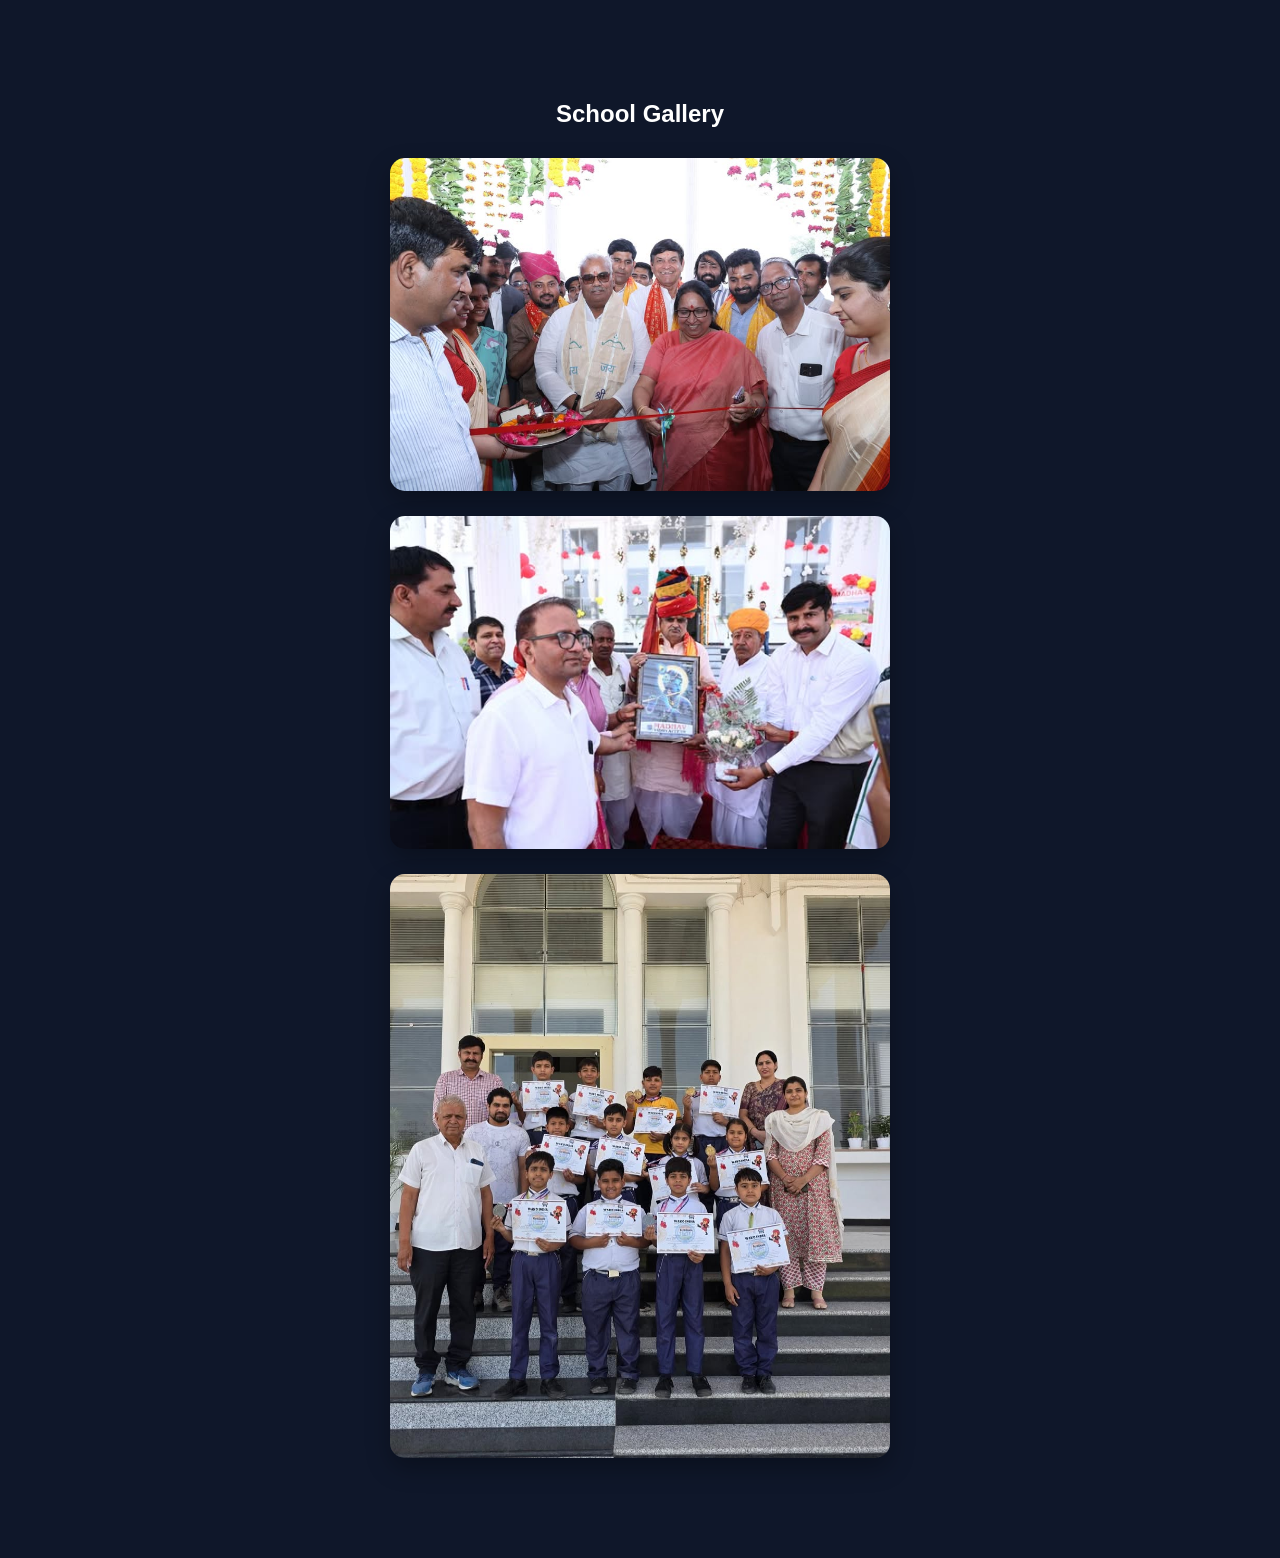
<file: gallery.html>
<!DOCTYPE html>
<html>

<head>
<title>Gallery - Madhav Vidyapeeth</title>
<link rel="stylesheet" href="style.css">
</head>

<body>

<section class="section">

<h1>School Gallery</h1>

<div class="gallery-grid">

<img src="assets/event1.jpg">
<img src="assets/event2.jpg">
<img src="assets/achievement.jpg">

</div>

</section>

</body>
</html>
</file>
<file: style.css>
/* Global */
*{
margin:0;
padding:0;
box-sizing:border-box;
scroll-behavior:smooth;
}

body{
font-family:'Poppins',sans-serif;
background:#0f172a;
color:white;
overflow-x:hidden;
}

/* Animated Gradient Background */
.gradient-bg{
position:fixed;
width:100%;
height:100%;
z-index:-2;
background:linear-gradient(120deg,#0f172a,#1e293b,#0f172a);
background-size:300% 300%;
animation:gradientMove 12s ease infinite;
}

@keyframes gradientMove{
0%{background-position:0% 50%;}
50%{background-position:100% 50%;}
100%{background-position:0% 50%;}
}

/* Glass Effect */
.glass{
background:rgba(255,255,255,0.08);
backdrop-filter:blur(15px);
-webkit-backdrop-filter:blur(15px);
border:1px solid rgba(255,255,255,0.15);
border-radius:15px;
}

/* Navbar */
.navbar{
    position: fixed;
    top:20px;
    left:0;
    right:0;
    margin:0 auto;
    width:100%;
    max-width:1000px;
    padding:15px 20px;
    display:flex;
    justify-content:space-between;
    align-items:center;
    z-index:1000;
}

.logo{
display:flex;
align-items:center;
gap:10px;
font-weight:600;
}

.logo img{
height:40px;
}

.nav-links a{
color:white;
text-decoration:none;
margin-left:20px;
font-weight:400;
transition:0.3s;
}

.nav-links a:hover{
color:#38bdf8;
}

/* Hero */
.hero{
height:100vh;
display:flex;
align-items:center;
justify-content:center;
text-align:center;
padding:20px;
}

.hero h1{
font-size:3rem;
margin-bottom:20px;
}

.hero p{
opacity:0.8;
margin-bottom:10px;
}

.btn{
display:inline-block;
margin-top:20px;
padding:12px 30px;
background:#38bdf8;
border-radius:30px;
text-decoration:none;
color:white;
font-weight:600;
transition:0.3s;
}

.btn:hover{
transform:scale(1.05);
background:#0ea5e9;
}

/* Sections */
.section{
padding:100px 15px;
text-align:center;
max-width:1000px;
margin:auto;
}
.section.light{
    background:#1e293b;
    border-radius:20px;
    margin:60px 0;
}
.section h2{
margin-bottom:30px;
font-size:2rem;
}

/* Images */
.section-img,
.director-img{
width:80%;
max-width:500px;
border-radius:20px;
margin-top:20px;
transition:0.4s;
}

.section-img:hover,
.director-img:hover{
transform:scale(1.05);
}

/* Gallery */
/* Gallery Mobile Fix */
.gallery-grid {
    display: flex;
    flex-direction: column;
    align-items: center;
    gap: 25px;
    margin-top: 30px;
}

.gallery-grid img {
    width: 90%;
    max-width: 500px;
    border-radius: 15px;
    box-shadow: 0 10px 25px rgba(0,0,0,0.3);
    transition: 0.4s ease;
}

.gallery-grid img:hover {
    transform: scale(1.05);
}
/* Footer */
footer{
padding:30px;
text-align:center;
background:#0f172a;
margin-top:80px;
opacity:0.7;
}
.leader-card {
    max-width: 350px;
    margin: 0 auto;
    background: #1e293b;
    padding: 20px;
    border-radius: 20px;
    text-align: center;
    box-shadow: 0 10px 25px rgba(0,0,0,0.4);
}

.leader-card img {
    width: 100%;
    height: 280px;
    object-fit: cover;
    border-radius: 15px;
}

.leader-card h3 {
    margin-top: 15px;
    font-size: 18px;
}

.role {
    font-weight: 600;
    margin-top: 5px;
}

.sub-role {
    font-size: 14px;
    opacity: 0.8;
}

.vision {
    font-style: italic;
    margin-top: 10px;
    font-size: 14px;
        }
#director {
    text-align: center;
}

#director .leader-card {
    margin-left: auto;
    margin-right: auto;
}
.hero {
    position: relative;
    height: 100vh;
    overflow: hidden;
}

.hero-bg-video {
    position: absolute;
    top: 50%;
    left: 50%;
    width: 100%;
    height: 100%;
    object-fit: cover;
    transform: translate(-50%, -50%);
    z-index: -1;
    filter: brightness(0.6);
}

.hero-overlay {
    position: relative;
    z-index: 1;
    text-align: center;
    color: white;
    top: 50%;
    transform: translateY(-50%);
}
.admission-hero{
text-align:center;
padding:120px 20px;
background:linear-gradient(135deg,#0f2027,#203a43,#2c5364);
color:white;
}

.apply-btn{
display:inline-block;
margin-top:20px;
padding:12px 30px;
background:#ffcc00;
color:black;
font-weight:bold;
border-radius:6px;
text-decoration:none;
transition:0.3s;
}

.apply-btn:hover{
transform:scale(1.1);
}



.documents,
.facilities{
padding:80px 20px;
text-align:center;
}



.card-grid{
display:flex;
flex-wrap:wrap;
justify-content:center;
gap:20px;
margin-top:40px;
}



.card{
background:#14213d;
padding:25px 40px;
border-radius:10px;
color:white;
font-size:18px;
box-shadow:0 10px 25px rgba(0,0,0,0.3);
transition:0.4s;
}



.card:hover{
transform:translateY(-10px) scale(1.05);
background:#1f3a6f;
}



.admission-form{
padding:80px 20px;
text-align:center;
}



.admission-form form{
display:flex;
flex-direction:column;
max-width:400px;
margin:auto;
gap:15px;
}



.admission-form input,
.admission-form select{
padding:12px;
border-radius:6px;
border:none;
}



.admission-form button{
padding:12px;
background:#ffcc00;
border:none;
border-radius:6px;
font-weight:bold;
cursor:pointer;
}
/* HERO */

.academic-hero{

text-align:center;
padding:120px 20px;
background:linear-gradient(135deg,#0f2027,#203a43,#2c5364);
color:white;

}

.academic-hero h1{

font-size:40px;
margin-bottom:20px;

}



/* LEVEL SECTION */

.academic-levels{

padding:80px 20px;
text-align:center;

}

.level-grid{

display:flex;
flex-wrap:wrap;
justify-content:center;
gap:30px;
margin-top:40px;

}

.level-card{

background:#14213d;
padding:30px;
width:280px;
border-radius:12px;
color:white;
transition:0.4s;
box-shadow:0 10px 25px rgba(0,0,0,0.4);

}

.level-card:hover{

transform:translateY(-15px) scale(1.05);
background:#1f3a6f;

}



/* SUBJECTS */

.subjects{

padding:80px 20px;
text-align:center;

}

.subject-grid{

display:flex;
flex-wrap:wrap;
justify-content:center;
gap:20px;
margin-top:40px;

}

.subject-card{

background:#1f3a6f;
padding:15px 30px;
border-radius:8px;
color:white;
transition:0.3s;

}

.subject-card:hover{

transform:scale(1.1);

}



/* PHILOSOPHY */

.learning-philosophy{

padding:80px 20px;
text-align:center;
max-width:900px;
margin:auto;

}



/* FACILITIES */

.academic-facilities{

padding:80px 20px;
text-align:center;

}

.facility-grid{

display:flex;
flex-wrap:wrap;
justify-content:center;
gap:25px;
margin-top:40px;

}

.facility-card{

background:#14213d;
padding:20px 30px;
border-radius:10px;
color:white;
transition:0.4s;

}

.facility-card:hover{

transform:translateY(-10px);
background:#1f3a6f;

}
.disclosure-page{

padding:120px 20px;
text-align:center;

}

.page-title{

font-size:38px;
margin-bottom:10px;

}

.page-subtitle{

color:#ccc;
margin-bottom:50px;

}



.document-grid{

display:flex;
flex-wrap:wrap;
justify-content:center;
gap:30px;

}



.doc-card{

background:#14213d;
width:260px;
padding:25px;
border-radius:12px;
color:white;
box-shadow:0 10px 25px rgba(0,0,0,0.4);
transition:0.4s;

}



.doc-card:hover{

transform:translateY(-12px) scale(1.05);
background:#1f3a6f;

}



.doc-icon{

font-size:40px;
margin-bottom:10px;

}



.doc-btn{

display:inline-block;
margin-top:15px;
padding:10px 20px;
background:#ffcc00;
color:black;
border-radius:6px;
text-decoration:none;
font-weight:bold;
transition:0.3s;

}



.doc-btn:hover{

background:white;

}
/* CONTACT SECTION */

.contact-section{
padding:120px 20px;
text-align:center;
}

.contact-title{
font-size:32px;
margin-bottom:30px;
}

/* Glass Card */

.contact-card{

max-width:700px;
margin:auto;

padding:40px;

border-radius:20px;

background:rgba(255,255,255,0.08);

backdrop-filter:blur(20px);

-webkit-backdrop-filter:blur(20px);

border:1px solid rgba(255,255,255,0.2);

box-shadow:0 20px 60px rgba(0,0,0,0.5);

}

.contact-card h3{
margin-bottom:15px;
font-size:24px;
}

.contact-card p{
margin:8px 0;
opacity:0.9;
}

/* MAP */

.map-container{

margin-top:25px;

border-radius:15px;

overflow:hidden;

box-shadow:0 10px 30px rgba(0,0,0,0.5);

}

/* BUTTONS */

.contact-buttons{

display:flex;

flex-wrap:wrap;

justify-content:center;

gap:15px;

margin-top:25px;

}

.contact-btn{

padding:12px 22px;

border-radius:30px;

text-decoration:none;

font-weight:600;

transition:0.4s;

display:inline-block;

backdrop-filter:blur(20px);

border:1px solid rgba(255,255,255,0.3);

}

/* Call */

.call-btn{

background:rgba(59,130,246,0.3);

color:white;

}

.call-btn:hover{

background:rgba(59,130,246,0.7);

transform:scale(1.08);

}

/* WhatsApp */

.whatsapp-btn{

background:rgba(34,197,94,0.3);

color:white;

}

.whatsapp-btn:hover{

background:rgba(34,197,94,0.7);

transform:scale(1.08);

}

/* Email */

.email-btn{

background:rgba(234,179,8,0.3);

color:white;

}

.email-btn:hover{

background:rgba(234,179,8,0.7);

transform:scale(1.08);

}
</file>
